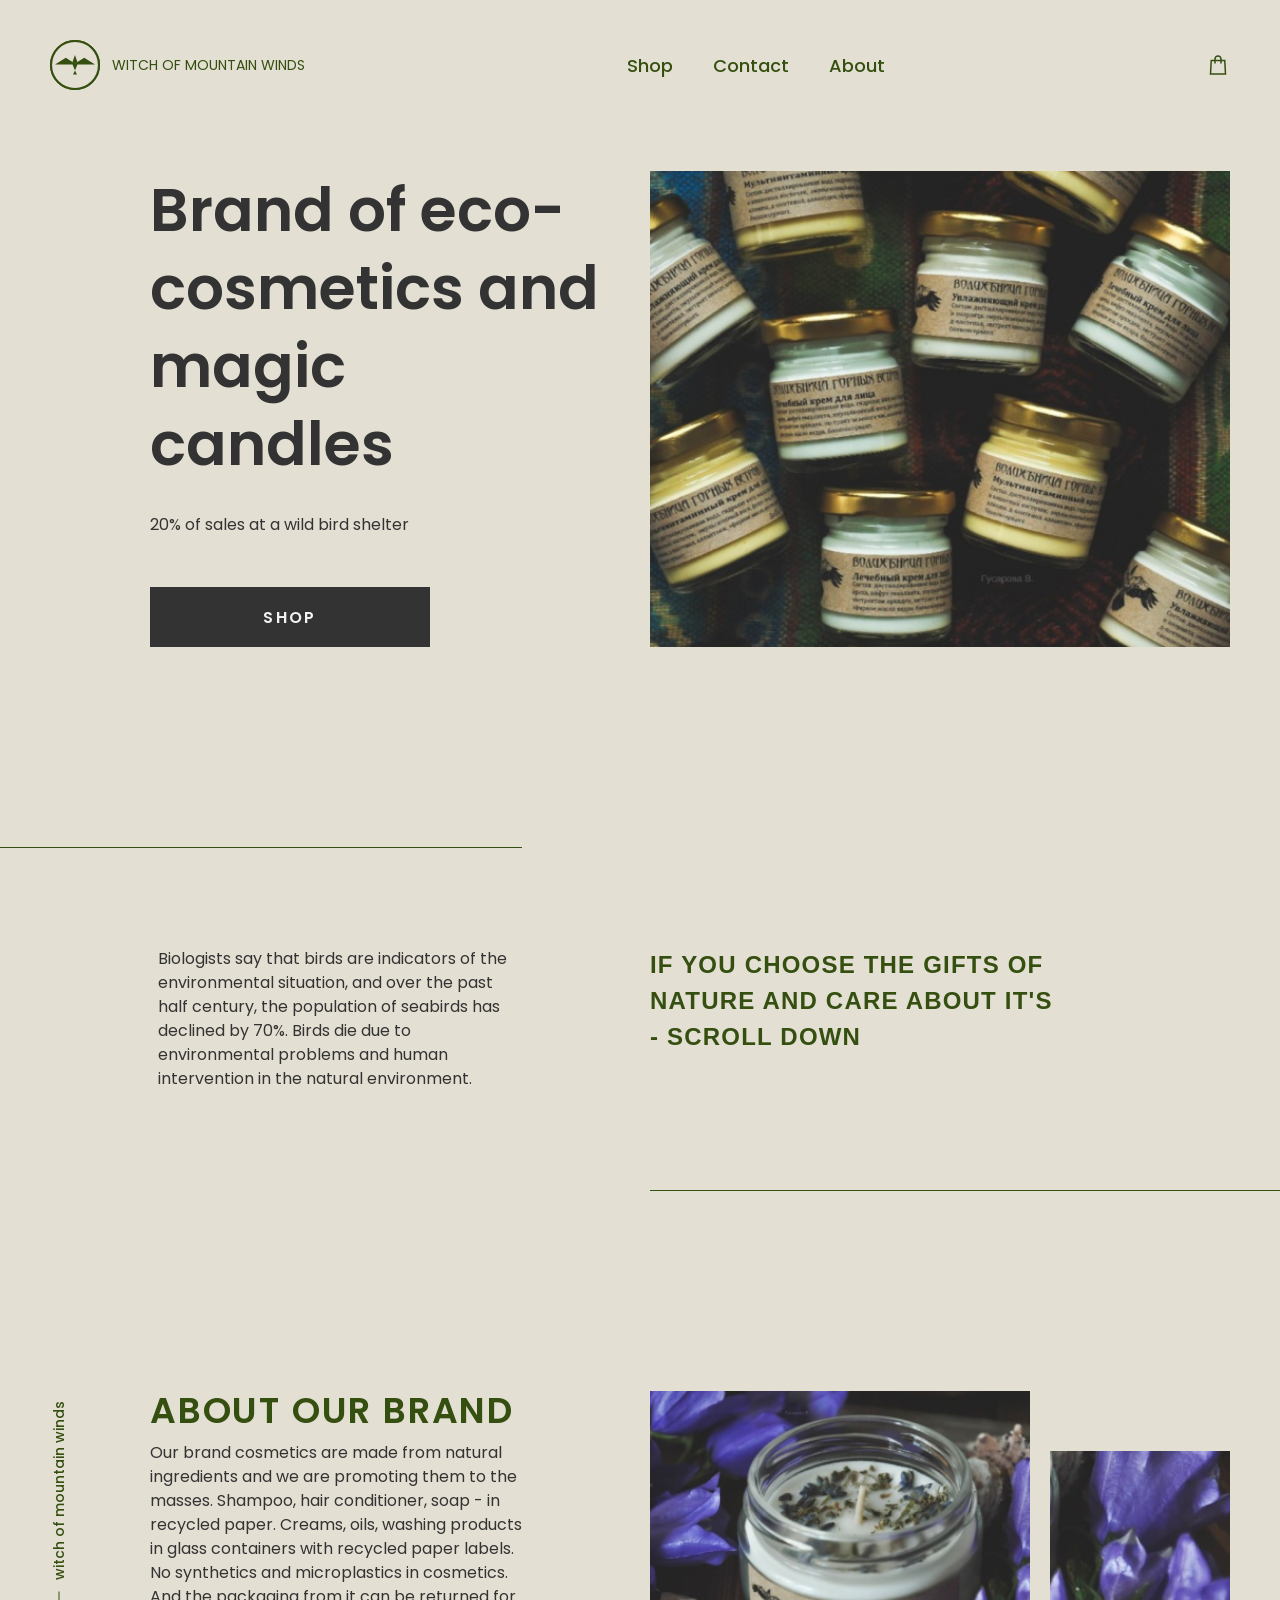
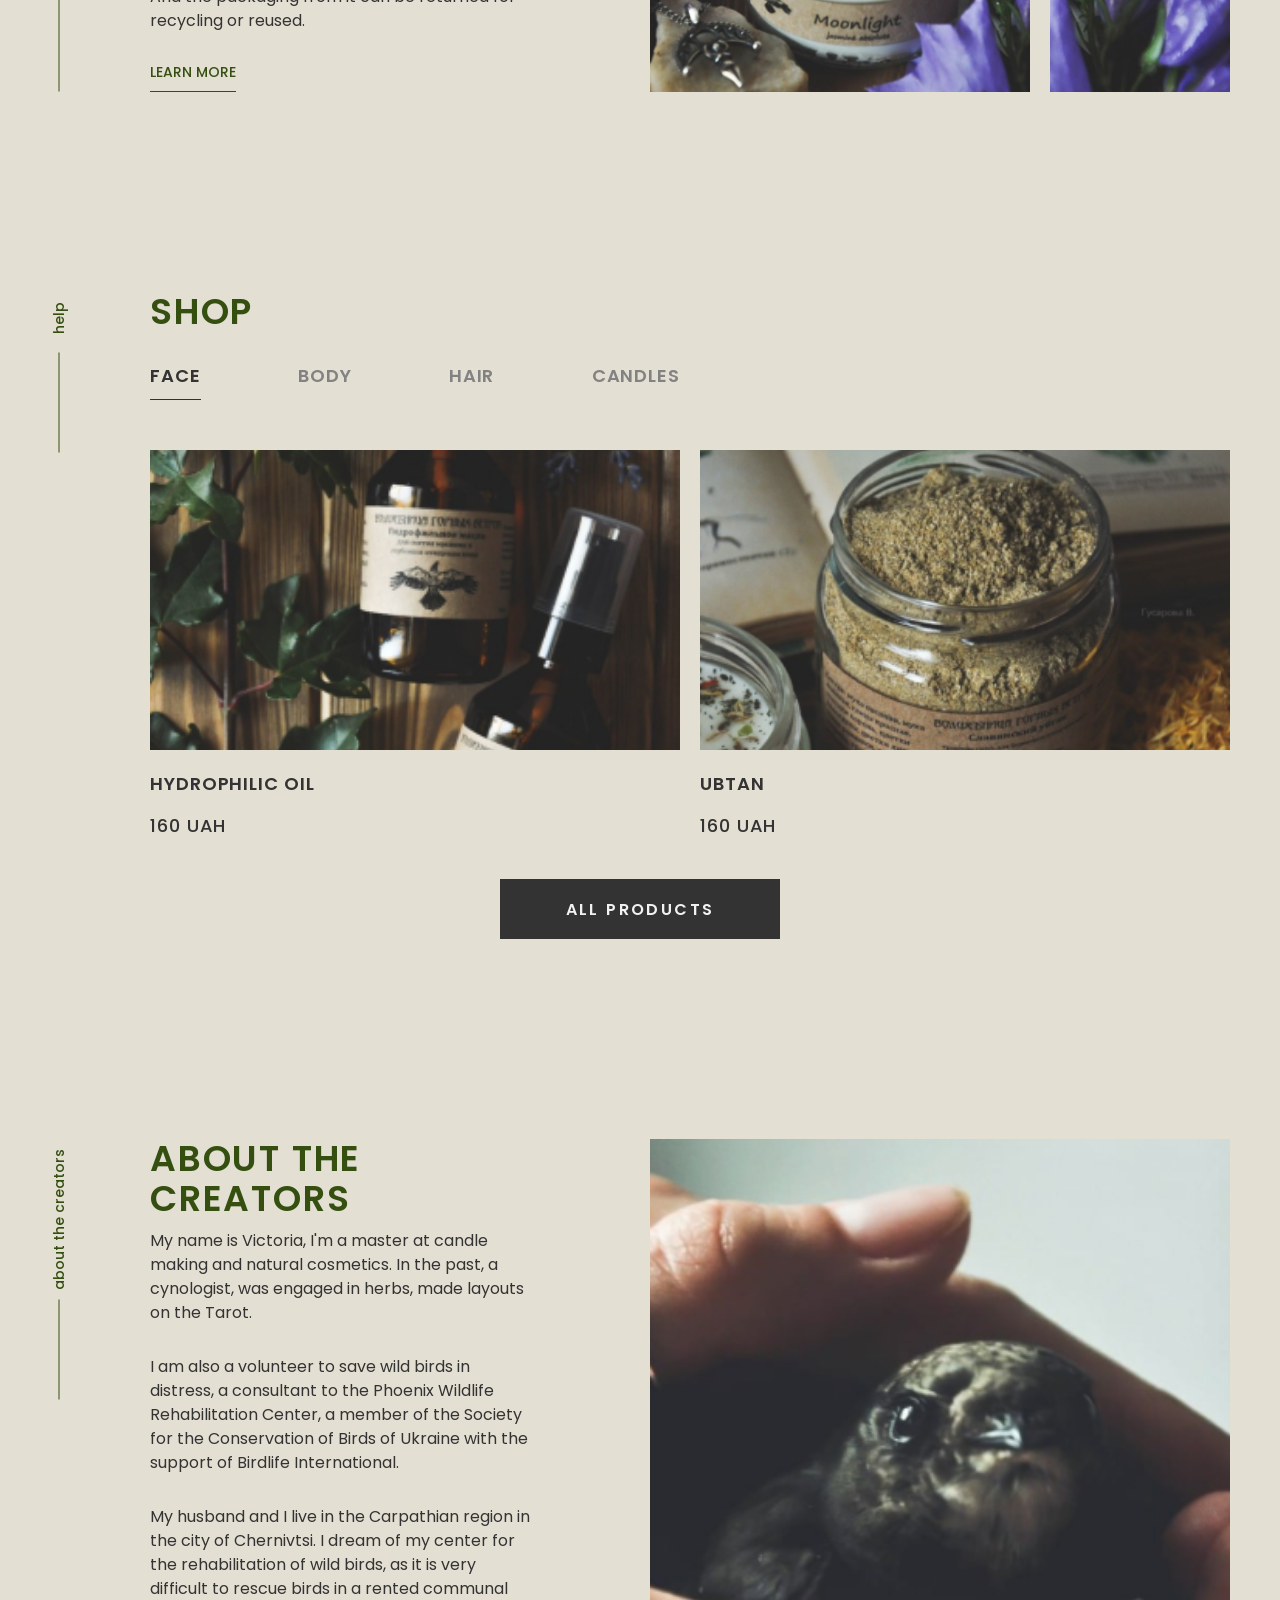
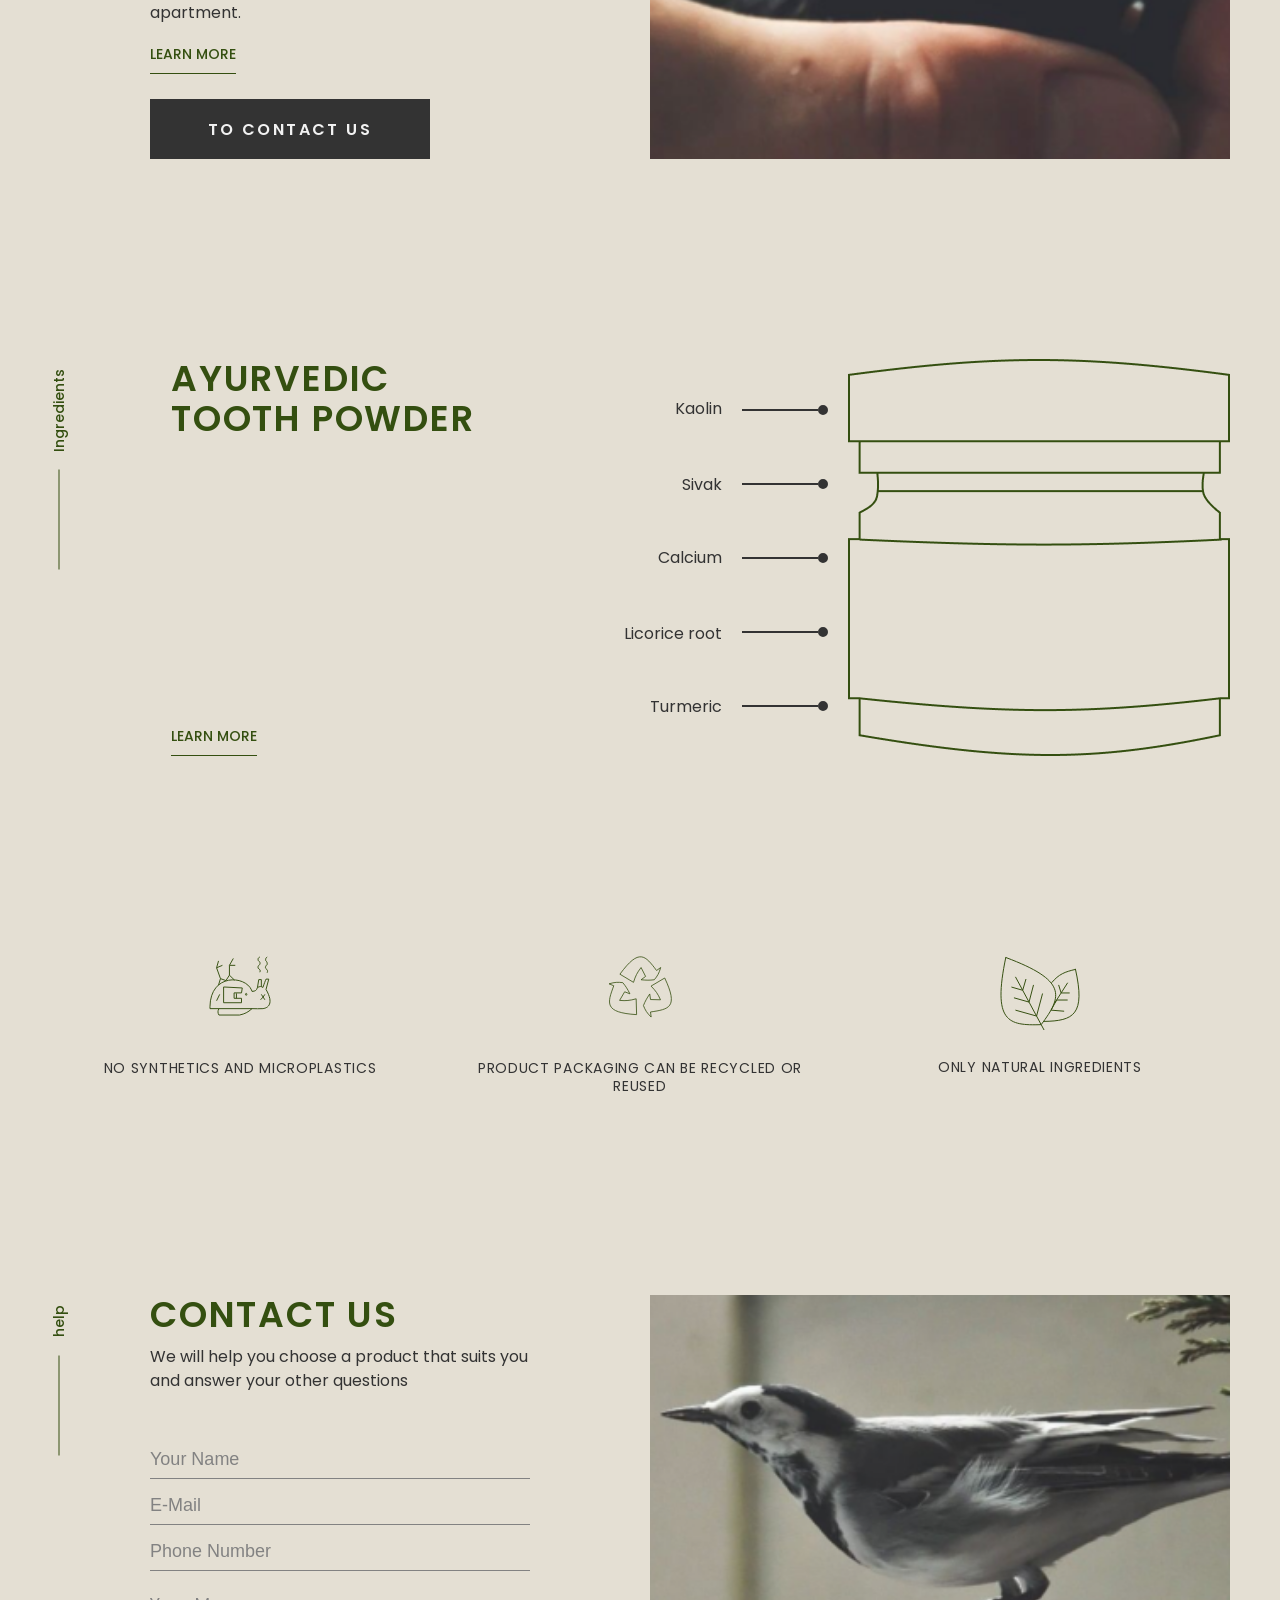
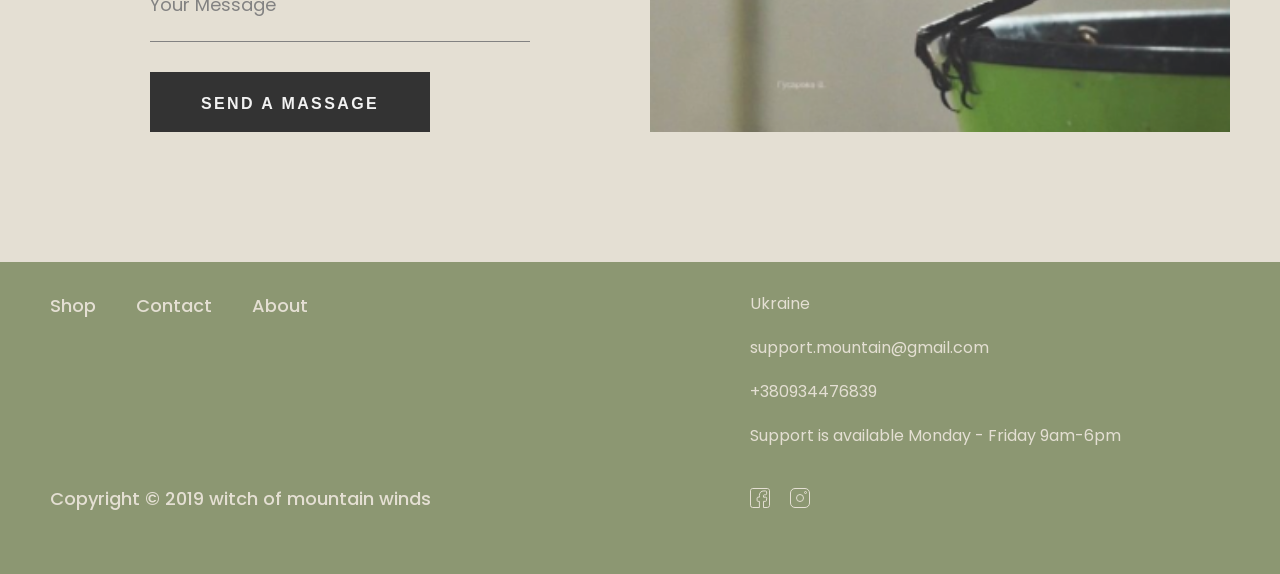
<file: index.html>
<!DOCTYPE html><html lang="en"><head><meta charset="utf-8"><meta name="viewport" content="width=device-width, initial-scale=1.0"><title>Witch of mountain winds</title><link rel="icon" href="title-logo.b3ec4264.svg"><link rel="preconnect" href="https://fonts.googleapis.com"><link rel="preconnect" href="https://fonts.gstatic.com" crossorigin><link rel="preload" href="https://fonts.googleapis.com/css2?family=Poppins:wght@400;500;700&display=swap" as="style"><link href="https://fonts.googleapis.com/css2?family=Poppins:wght@400;500;700&display=swap" rel="stylesheet"><link rel="stylesheet" href="index.743bc7d2.css"></head><body class="page__body"> <header class="header section"> <div class="header__content"> <div class="top-bar"> <div class="top-bar__icons top-bar__icons-header"> <a href="#menu" class="icon icon--menu"></a> <a href="#" class="icon icon--logo"></a> <a href="#bag" class="icon icon--bag"></a> </div> </div> <div class="top-bar-desctop"> <div class="top-bar__icons top-bar-desctop-header"> <div class="top-bar-desctop__top"> <img href="#" class="icon icon--logo" alt="Logo" src="title-logo.b3ec4264.svg" loading="lazy"> <p class="top-bar-desctop__title">witch of mountain winds</p> </div> <nav class="top-bar-desctop__nav"> <ul class="top-bar-desctop__list"> <li class="top-bar-desctop__item"> <a class="top-bar-desctop__link" href="#shop">Shop</a> </li> <li class="top-bar-desctop__item"> <a class="top-bar-desctop__link" href="#contacts">Contact</a> </li> <li class="top-bar-desctop__item"> <a class="top-bar-desctop__link" href="#about-brand">About</a> </li> </ul> </nav> <a href="#bag" class="icon icon--bag"></a> </div> </div> <div class="header__main"> <img class="header__image header__image--mobile" alt="Product" src="header-cover.69cf2e0c.png" loading="lazy"> <div class="header__bottom"> <h1 class="header__title">Brand of eco- <br> cosmetics and magic <br> candles<br></h1> <p class="header__description">20% of sales at a wild bird shelter</p> <div class="header__button"> <a class="button button__shop" href="#shop"> Shop </a> </div> </div> <div class="header__image--desctop"></div> </div> </div> </header> <aside class="menu page__menu" id="menu"> <div class="menu__top top-bar__icons top-bar__icons-menu"> <a href="#" class="icon icon--close"></a> </div> <div class="menu__bottom"> <nav class="menu__nav nav"> <ul class="nav__list"> <li class="nav__item"> <a class="nav__link" href="#shop">Shop</a> </li> <li class="nav__item"> <a class="nav__link" href="#contacts">Contact</a> </li> <li class="nav__item"> <a class="nav__link" href="#about">About</a> </li> </ul> </nav> </div> </aside> <aside class="page__product-card product-card" id="product-card"> <div class="product-card__top top-bar__icons top-bar__icons-product-card"> <a href="#menu" class="icon icon--menu"></a> <a href="#" class="icon icon--logo"></a> <a href="#bag" class="icon icon--bag"></a> </div> <div class="container"> <div class="product-card__content"> <h1 class="product-card__title">Hydrophilic oil<br></h1> <p class="product-card__price">160 UAH</p> <div class="product-card__image"></div> <h1 class="product-card__title--ontablet">Hydrophilic oil<br></h1> <p class="product-card__price--ontablet">160 UAH</p> <p class="product-card__weight">30 g</p> <div class="product-card__button"> <a class="button button__product-card" href="#bag" target="_blank"> add to bag </a> </div> </div> <div class="product-card__bottom"> <p class="product-card__description"><strong class="strong">Ingredients:</strong> cocosulfate, aloe hydrolate, sweet almond oil, wheat proteins, chamomile grass, lavender essential oil.</p> <p class="product-card__description"><strong class="strong">Application:</strong> foam the shampoo in your hands and apply foam on the hair or draw a block over wet hair, foam, massage, rinse, apply balm or conditioner.</p> </div> </div> </aside> <main class="main"> <section class="content section"> <div class="content__top"> <p class="content__top--description">Biologists say that birds are indicators of the environmental situation, and over the past half century, the population of seabirds has declined by 70%. Birds die due to environmental problems and human intervention in the natural environment.</p> </div> <div class="content__bottom"> <h1 class="content__bottom--title">if you choose the gifts of <br> nature and care about <br> it&apos;s - scroll down</h1> <h1 class="content__bottom--titledesc">if you choose the gifts of nature and care about it&apos;s - scroll down</h1> </div> </section> <div class="container"> <section class="about-brand section" id="about-brand"> <div class="about-brand__left left"> <p class="about-brand__left--text left--text">witch of mountain winds</p> </div> <div class="about-brand__main"> <h2 class="about-brand__title section-title section-title--align--left"> about our brand </h2> <p class="about-brand__content">Our brand cosmetics are made from natural ingredients and we are promoting them to the masses. Shampoo, hair conditioner, soap - in recycled paper. Creams, oils, washing products in glass containers with recycled paper labels. No synthetics and microplastics in cosmetics. And the packaging from it can be returned for recycling or reused.</p> <p class="about-brand__details">LEARN MORE</p> </div> <div class="about-brand__image"></div> <div class="about-brand__image-desc"></div> </section> </div> <div class="container"> <section class="section shop" id="shop"> <div class="shop__container"> <div class="left shop__left"> <p class="left--text shop__left--text">help</p> </div> <div class="shop__content"> <div class="shop__main"> <div class="shop__top"> <h2 class="section-title shop__title">Shop</h2> <nav class="shop-nav"> <ul class="shop-nav__list"> <li class="shop-nav__item"> <a class="shop-nav__link shop-nav__link--first" href="#face">Face</a> </li> <li class="shop-nav__item"> <a class="shop-nav__link" href="#body">Body</a> </li> <li class="shop-nav__item"> <a class="shop-nav__link" href="#hair">Hair</a> </li> <li class="shop-nav__item"> <a class="shop-nav__link" href="#candles">Candles</a> </li> </ul> </nav> </div> <div class="shop__main--image"> <a href="#product-card" class="shop__image shop__image--first"> </a> <a class="shop__name shop__name--first" href="#product-card"> Hydrophilic oil<br> </a> <p class="shop__price shop__price--first">160 UAH</p> </div> </div> <div class="shop__wide"> <div class="shop__wide--second"> <a href="#product-card" class="shop__image shop__image--second"> </a> <a class="shop__name shop__name--second" href="#product-card"> Ubtan<br> </a> <p class="shop__price shop__price--second">160 UAH</p> </div> </div> </div> </div> <div class="shop__button"> <a class="button button__shop" href="#shop"> all products </a> </div> </section> </div> <div class="container"> <section class="about-creators section" id="about-creators"> <div class="about-creators__left left"> <p class="about-creators__left--text left--text">about the creators</p> </div> <div class="about-creators__main"> <h2 class="about-creators__title section-title section-title--align--left"> about the creators </h2> <p class="about-creators__content">My name is Victoria, I&apos;m a master at candle making and natural cosmetics. In the past, a cynologist, was engaged in herbs, made layouts on the Tarot.</p> <p class="about-creators__content">I am also a volunteer to save wild birds in distress, a consultant to the Phoenix Wildlife Rehabilitation Center, a member of the Society for the Conservation of Birds of Ukraine with the support of Birdlife International.</p> <p class="about-creators__content--desc">My husband and I live in the Carpathian region in the city of Chernivtsi. I dream of my center for the rehabilitation of wild birds, as it is very difficult to rescue birds in a rented communal apartment.</p> <p class="about-creators__details">LEARN MORE</p> <div class="about-creators__button"> <a class="button button__about-creators" href="#contacts"> to contact us </a> </div> </div> <div class="about-creators__image"></div> </section> </div> <section class="section tooth-powder" id="tooth-powder"> <div class="tooth-powder__container"> <div class="left tooth-powder__left"> <p class="left--text tooth-powder__left--text">Ingredients</p> </div> <div class="tooth-powder__top"> <h2 class="section-title tooth-powder__title">Ayurvedic Tooth Powder</h2> <p class="tooth-powder__details tooth-powder__details--tablet">LEARN MORE</p> </div> <div class="tooth-powder__main"> <ul class="tooth-powder__list"> <li class="tooth-powder__list--big">Kaolin</li> <li class="tooth-powder__list--small">Sivak</li> <li class="tooth-powder__list--big">Calcium</li> <li class="tooth-powder__list--small">Licorice root</li> <li class="tooth-powder__list--item">Turmeric</li> </ul> <div class="tooth-powder-desc"> <ul class="tooth-powder-desc__list"> <li class="tooth-powder-desc__list--big"></li> <li class="tooth-powder-desc__list--small"></li> <li class="tooth-powder-desc__list--big"></li> <li class="tooth-powder-desc__list--small"></li> <li class="tooth-powder-desc__list--item"></li> </ul> <ul class="tooth-powder-desc__list tooth-powder-desc__point"> <li class="tooth-powder-desc__list--circle"></li> <li class="tooth-powder-desc__list--circle"></li> <li class="tooth-powder-desc__list--circle"></li> <li class="tooth-powder-desc__list--circle"></li> <li class="tooth-powder-desc__list--circle"></li> </ul> </div> <div class="tooth-powder__image--mobile"></div> <img class="tooth-powder__image--tablet" alt="image__tooth-powder" src="blueprint-tablet.f162dc51.png" loading="lazy"> <img class="tooth-powder__image--desc" alt="image__tooth-powder" src="blueprint-desctop.9006671d.png" loading="lazy"> </div> </div> <div class="tooth-powder__bottom"> <p class="tooth-powder__details tooth-powder__details--mobile">LEARN MORE</p> </div> </section> <section class="advantages section" id="advantages"> <div class="advantages__main"> <div class="advantages__container"> <img class="advantages__container--image image__bird" alt="image__bird" src="advantage1.08699b22.svg" loading="lazy"> <h3 class="advantages__container--item">No synthetics and microplastics</h3> </div> <div class="advantages__container"> <img class="advantages__container--image image__recycle" alt="image__bird" src="advantage2.de9080a8.svg" loading="lazy"> <h3 class="advantages__container--item">product packaging can be recycled or reused</h3> </div> <div class="advantages__container"> <img class="advantages__container--image image__leaf" alt="image__bird" src="advantage3.6db95f46.svg" loading="lazy"> <h3 class="advantages__container--item">only natural ingredients</h3> </div> </div> </section> <div class="container"> <section class="contacts section" id="contacts"> <div class="contacts__left left"> <p class="contacts__left--text left--text">help</p> </div> <div class="contacts__container"> <h2 class="contacts__title section-title">Contact us</h2> <p class="contacts__details">We will help you choose a product that suits you and answer your other questions</p> <form action="#" method="post" class="contacts__main"> <div class="contacts__field"> <input class="form-field form-field__text" type="text" name="username" placeholder="Your Name" required> <input class="form-field form-field__email" type="email" name="email" placeholder="E-Mail" required> <input class="form-field form-field__phone" type="text" inputmode="numeric" pattern="[0-9]*" id="phone" name="phone" placeholder="Phone Number" required> <textarea class="form-field form-field__message" type="message" name="message" placeholder="Your Message" required></textarea> <div class="contacts__button"> <button class="button button__contact">Send a massage</button> </div> </div> </form> </div> <div class="contacts__image"></div> </section> </div> </main> <div class="container"> </div> <footer class="footer"> <div class="footer__main"> <div class="footer__top"> <nav class="footer__nav"> <ul class="footer__list"> <li class="footer__item"> <a class="footer__link" href="#shop">Shop</a> </li> <li class="footer__item"> <a class="footer__link" href="#contacts">Contact</a> </li> <li class="footer__item"> <a class="footer__link" href="#about-brand">About</a> </li> </ul> </nav> <div class="footer__icons"> <a class="footer__icons--facebook" href="https://www.facebook.com/witch.of.mountain.winds" target="_blank"> </a> <a class="footer__icons--instagram" href="https://instagram.com/witch_of_mountain_winds?igshid=NzZlODBkYWE4Ng==" target="_blank"> </a> </div> <div class="footer__bottom-desc"> <p class="footer__bottom-desc--text">Copyright © 2019 witch of mountain winds</p> </div> </div> <div class="footer__info"> <a href="https://www.google.com/maps/place/%D0%A3%D0%BA%D1%80%D0%B0%D1%97%D0%BD%D0%B0/@48.3564713,31.1237639,6.06z/data=!4m6!3m5!1s0x40d1d9c154700e8f:0x1068488f64010!8m2!3d48.379433!4d31.1655799!16zL20vMDd0MjE?hl=uk&entry=ttu" target="_blank" class="footer__info--description"> Ukraine </a> <a class="footer__info--description" href="mailto:support.mountain@gmail.com">support.mountain@gmail.com</a> <a class="footer__info--description" href="tel:+380934476839">+380934476839</a> <p class="footer__info--scedule">Support is available Monday - Friday 9am-6pm</p> <div class="footer__icons-desc"> <a class="footer__icons-desc--facebook" href="https://www.facebook.com/witch.of.mountain.winds" target="_blank"> </a> <a class="footer__icons-desc--instagram" href="https://instagram.com/witch_of_mountain_winds?igshid=NzZlODBkYWE4Ng==" target="_blank"> </a> </div> </div> </div> <div class="footer__bottom"> <p class="footer__bottom--text">© 2019 witch of mountain winds</p> </div> </footer> <script src="index.cabb280d.js" defer></script> </body></html>
</file>
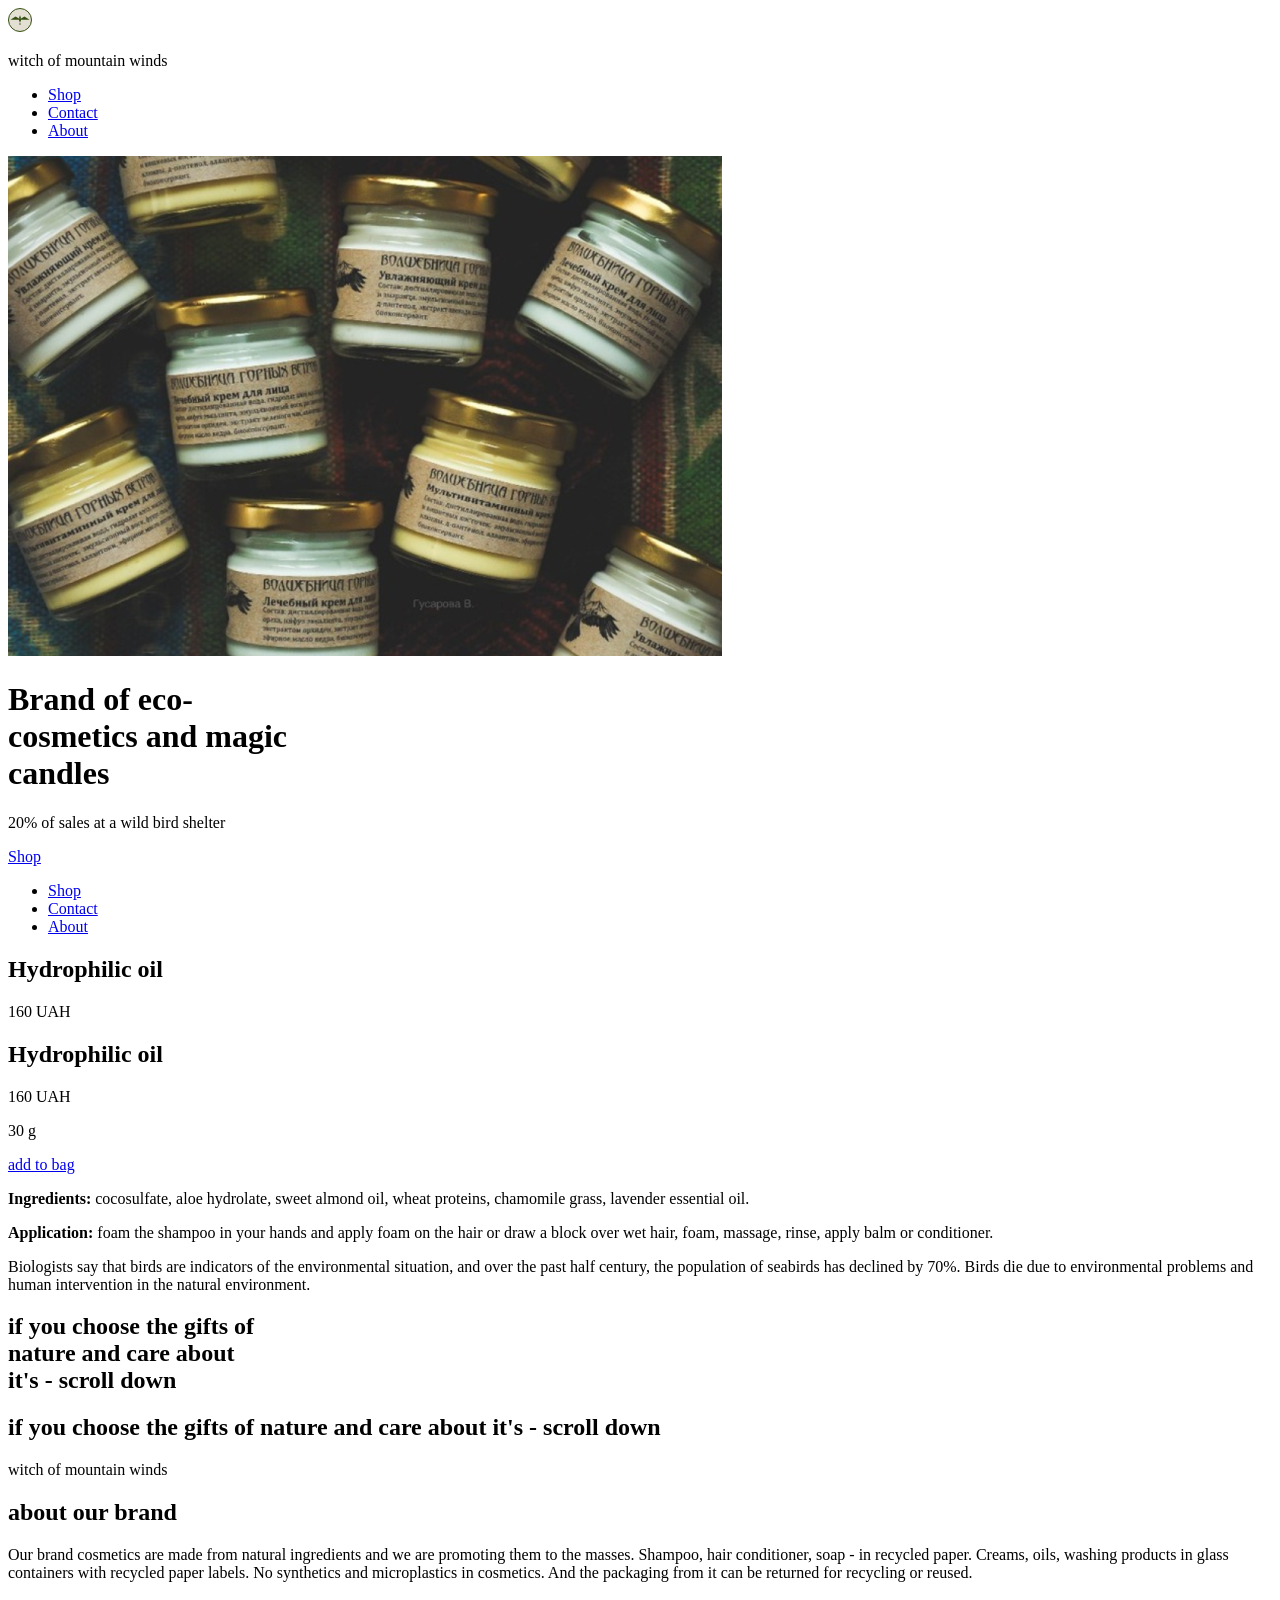
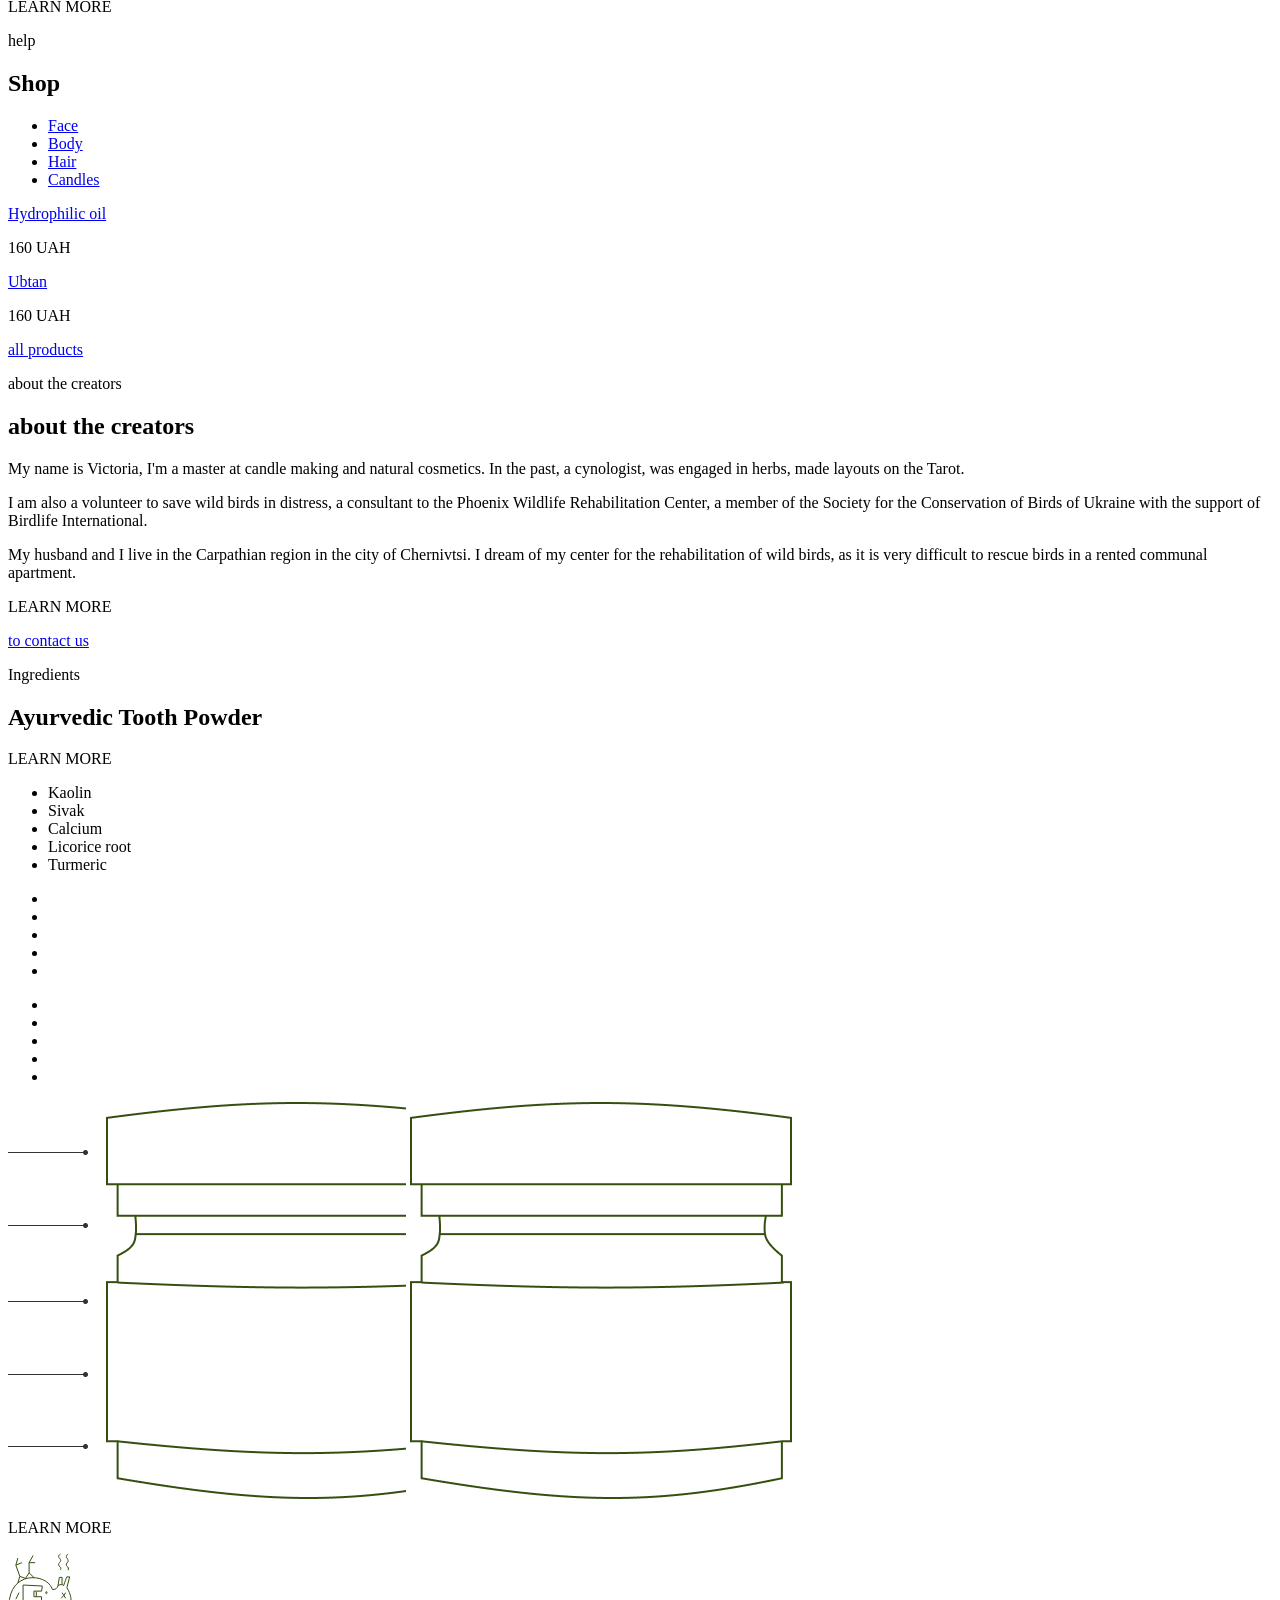
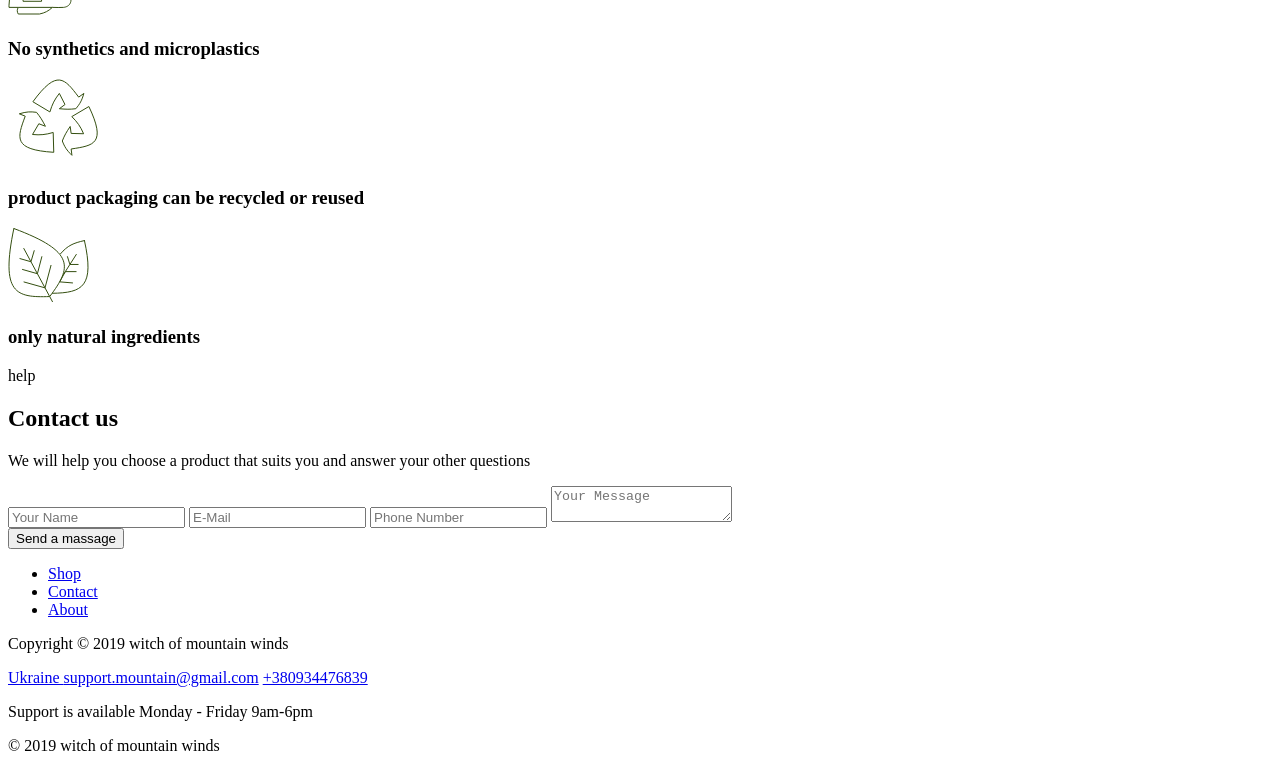
<file: src/index.html>
<!DOCTYPE html>
<html lang="en">
  <head>
    <meta charset="UTF-8">
    <meta name="viewport" content="width=device-width, initial-scale=1.0">
    <title>Witch of mountain winds</title>
    <link rel="icon" href="images/title-logo.svg">
    <link rel="preconnect" href="https://fonts.googleapis.com">
    <link
      rel="preconnect"
      href="https://fonts.gstatic.com"
      crossorigin="anonymous"
    >
    <link
      rel="preload"
      href="https://fonts.googleapis.com/css2?family=Poppins:wght@400;500;700&display=swap"
      as="style"
    >
    <link href="https://fonts.googleapis.com/css2?family=Poppins:wght@400;500;700&display=swap" rel="stylesheet">
    <link rel="stylesheet" href="./styles/style.scss">
  </head>
  <body class="page__body">
    <header class="section header">
      <div class="header__content">
        <div class="top-bar">
          <div class="top-bar__icons top-bar__icons-header">
            <a href="#menu" class="icon icon--menu"></a>

            <a href="#" class="icon icon--logo"></a>

            <a href="#bag" class="icon icon--bag"></a>
          </div>
        </div>
        <div class="top-bar-desctop">
          <div class="top-bar__icons top-bar-desctop-header">
            <div class="top-bar-desctop__top">
              <img
                href="#"
                class="icon icon--logo"
                alt="Logo"
                src="images/title-logo.svg"
                loading="lazy"
              >
              <p class="top-bar-desctop__title">witch of mountain winds</p>
            </div>
            <nav class="top-bar-desctop__nav">
              <ul class="top-bar-desctop__list">
                <li class="top-bar-desctop__item">
                  <a class="top-bar-desctop__link" href="#shop">Shop</a>
                </li>
                <li class="top-bar-desctop__item">
                  <a class="top-bar-desctop__link" href="#contacts">Contact</a>
                </li>
                <li class="top-bar-desctop__item">
                  <a class="top-bar-desctop__link" href="#about-brand">About</a>
                </li>
              </ul>
            </nav>
            <a href="#bag" class="icon icon--bag"></a>
          </div>
        </div>
        <div class="header__main">
          <img
            class="header__image header__image--mobile"
            alt="Product"
            src="images/header-cover.png"
            loading="lazy"
          >
          </img>
          <div class="header__bottom">
            <h1 class="header__title">Brand of eco- <br> cosmetics and magic <br> candles<br></h1>
            <p class="header__description">20% of sales at a wild bird shelter</p>
            <div class="header__button">
              <a
                class="button button__shop"
                href="#shop"
              >
                Shop
              </a>
            </div>
          </div>
          <div class="header__image--desctop"></div>
        </div>
      </div>
    </header>
    <aside class="page__menu menu" id="menu">
      <div class="
        top-bar__icons
        top-bar__icons-menu
        menu__top
      ">
        <a href="#" class="icon icon--close"></a>
      </div>
      <div class="menu__bottom">
        <nav class="nav menu__nav">
          <ul class="nav__list">

            <li class="nav__item">
              <a class="nav__link" href="#shop">Shop</a>
            </li>

            <li class="nav__item">
              <a class="nav__link" href="#contacts">Contact</a>
            </li>

            <li class="nav__item">
              <a class="nav__link" href="#about">About</a>
            </li>
          </ul>
        </nav>
      </div>
    </aside>

    <aside class="page__product-card product-card" id="product-card">
      <div class="
        top-bar__icons
        top-bar__icons-product-card
        product-card__top
      ">
        <a href="#menu" class="icon icon--menu"></a>

        <a href="#" class="icon icon--logo"></a>

        <a href="#bag" class="icon icon--bag"></a>
      </div>
      <div class="container">
        <div class="product-card__content">
          <h1 class="product-card__title">Hydrophilic oil<br></h1>
          <p class="product-card__price">160 UAH</p>
          <div class="product-card__image"></div>
          <h1 class="product-card__title--ontablet">Hydrophilic oil<br></h1>
          <p class="product-card__price--ontablet">160 UAH</p>
          <p class="product-card__weight">30 g</p>
          <div class="product-card__button">
            <a
              class="button button__product-card"
              href="#bag"
              target="_blank"
            >
              add to bag
            </a>
          </div>
        </div>
        <div class="product-card__bottom">
          <p class="product-card__description"><strong class="strong">Ingredients:</strong> cocosulfate, aloe hydrolate, sweet almond oil, wheat proteins, chamomile grass, lavender essential oil.</p>
          <p class="product-card__description"><strong class="strong">Application:</strong> foam the shampoo in your hands and apply foam on the hair or draw a block over wet hair, foam, massage, rinse, apply balm or conditioner.</p>
        </div>
      </div>
    </aside>
    <main class="main">

      <section class="section content">
        <div class="content__top">
          <p class="content__top--description">Biologists say that birds are indicators of the environmental situation, and over the past half century, the population of seabirds has declined by 70%. Birds die due to environmental problems and human intervention in the natural environment.</p>
        </div>
        <div class="content__bottom">
          <h1 class="content__bottom--title">if you choose the gifts of <br> nature and care about <br> it&apos;s - scroll down</h1>
          <h1 class="content__bottom--titledesc">if you choose the gifts of nature and care about it&apos;s - scroll down</h1>
        </div>
      </section>
      <div class="container">
        <section class="section about-brand" id="about-brand">
          <div class="about-brand__left left">
            <p class="about-brand__left--text left--text">witch of mountain winds</p>
          </div>
          <div class="about-brand__main">
            <h2 class="
              about-brand__title
              section-title
              section-title--align--left
            ">
              about our brand
            </h2>
            <p class="about-brand__content">Our brand cosmetics are made from natural ingredients and we are promoting them to the masses. Shampoo, hair conditioner, soap - in recycled paper. Creams, oils, washing products in glass containers with recycled paper labels. No synthetics and microplastics in cosmetics. And the packaging from it can be returned for recycling or reused.</p>
            <p class="about-brand__details">LEARN MORE</p>
          </div>
          <div class="about-brand__image"></div>
          <div class="about-brand__image-desc"></div>
        </section>
      </div>

      <div class="container">
        <section class="section shop" id="shop">
          <div class="shop__container">
            <div class="shop__left left">
              <p class="shop__left--text left--text">help</p>
            </div>
            <div class="shop__content">
              <div class="shop__main">
                <div class="shop__top ">
                  <h2 class="section-title shop__title">Shop</h2>
                  <nav class="shop-nav">
                    <ul class="shop-nav__list">
                      <li class="shop-nav__item">
                        <a class="shop-nav__link shop-nav__link--first" href="#face">Face</a>
                      </li>
                      <li class="shop-nav__item">
                        <a class="shop-nav__link" href="#body">Body</a>
                      </li>
                      <li class="shop-nav__item">
                        <a class="shop-nav__link" href="#hair">Hair</a>
                      </li>
                      <li class="shop-nav__item">
                        <a class="shop-nav__link" href="#candles">Candles</a>
                      </li>
                    </ul>
                  </nav>
                </div>
                <div class="shop__main--image">
                  <a
                    href="#product-card"
                    class="shop__image shop__image--first"
                  >
                  </a>
                  <a
                    class="shop__name shop__name--first"
                    href="#product-card"
                  >
                    Hydrophilic oil<br>
                  </a>
                  <p class="shop__price shop__price--first">160 UAH</p>
                </div>
              </div>
              <div class="shop__wide">
                <div class="shop__wide--second">
                  <a
                  href="#product-card"
                  class="shop__image shop__image--second"
                  >
                  </a>

                  <a
                    class="shop__name shop__name--second"
                    href="#product-card"
                  >
                    Ubtan<br>
                  </a>
                  <p class="shop__price shop__price--second">160 UAH</p>
                </div>
              </div>
            </div>
          </div>
          <div class="shop__button">
            <a
              class="button button__shop"
              href="#shop"
            >
              all products
            </a>
          </div>
        </section>
      </div>

      <div class="container">
        <section class="section about-creators" id="about-creators">
          <div class="about-creators__left left">
            <p class="about-creators__left--text left--text">about the creators</p>
          </div>
          <div class="about-creators__main">
            <h2 class="
              about-creators__title
              section-title
              section-title--align--left
            ">
              about the creators
            </h2>
            <p class="about-creators__content">My name is Victoria, I&apos;m a master at candle making and natural cosmetics. In the past, a cynologist, was engaged in herbs, made layouts on the Tarot.</p>
            <p class="about-creators__content">I am also a volunteer to save wild birds in distress, a consultant to the Phoenix Wildlife Rehabilitation Center, a member of the Society for the Conservation of Birds of Ukraine with the support of Birdlife International.</p>
            <p class="about-creators__content--desc">My husband and I live in the Carpathian region in the city of Chernivtsi. I dream of my center for the rehabilitation of wild birds, as it is very difficult to rescue birds in a rented communal apartment.</p>
            <p class="about-creators__details">LEARN MORE</p>
            <div class="about-creators__button">
              <a
                class="button button__about-creators"
                href="#contacts"
              >
                to contact us
              </a>
            </div>
          </div>
          <div class="about-creators__image"></div>
        </section>
      </div>
      <section class="section tooth-powder" id="tooth-powder">
        <div class="tooth-powder__container">
          <div class="tooth-powder__left left">
            <p class="tooth-powder__left--text left--text">Ingredients</p>
          </div>
          <div class="tooth-powder__top">
            <h2 class="section-title tooth-powder__title">Ayurvedic Tooth Powder</h2>
            <p class="tooth-powder__details tooth-powder__details--tablet">LEARN MORE</p>
          </div>
          <div class="tooth-powder__main">
            <ul class="tooth-powder__list">
              <li class="tooth-powder__list--big">Kaolin</li>
              <li class="tooth-powder__list--small">Sivak</li>
              <li class="tooth-powder__list--big">Calcium</li>
              <li class="tooth-powder__list--small">Licorice root</li>
              <li class="tooth-powder__list--item">Turmeric</li>
            </ul>
            <div class="tooth-powder-desc">
              <ul class="tooth-powder-desc__list">
                <li class="tooth-powder-desc__list--big"></li>
                <li class="tooth-powder-desc__list--small"></li>
                <li class="tooth-powder-desc__list--big"></li>
                <li class="tooth-powder-desc__list--small"></li>
                <li class="tooth-powder-desc__list--item"></li>
              </ul>
              <ul class="tooth-powder-desc__list tooth-powder-desc__point">
                <li class="tooth-powder-desc__list--circle"></li>
                <li class="tooth-powder-desc__list--circle"></li>
                <li class="tooth-powder-desc__list--circle"></li>
                <li class="tooth-powder-desc__list--circle"></li>
                <li class="tooth-powder-desc__list--circle"></li>
              </ul>
            </div>
            <div class="tooth-powder__image--mobile"></div>
            <img
              class="tooth-powder__image--tablet"
              alt="image__tooth-powder"
              src="images/blueprint-tablet.png"
              loading="lazy"
            >
            <img
            class="tooth-powder__image--desc"
            alt="image__tooth-powder"
            src="images/blueprint-desctop.png"
            loading="lazy"
          >
          </div>
        </div>
        <div class="tooth-powder__bottom">
          <p class="tooth-powder__details tooth-powder__details--mobile">LEARN MORE</p>
        </div>
      </section>
      <section class="section advantages" id="advantages">
        <div class="advantages__main">
          <div class="advantages__container">
            <img
              class="advantages__container--image image__bird"
              alt="image__bird"
              src="images/advantage1.svg"
              loading="lazy"
            >
            <h3 class="advantages__container--item">No synthetics and microplastics</h3>
          </div>
          <div class="advantages__container">
            <img
              class="advantages__container--image image__recycle"
              alt="image__bird"
              src="images/advantage2.svg"
              loading="lazy"
            >
            <h3 class="advantages__container--item">product packaging can be recycled or reused</h3>
          </div>
          <div class="advantages__container">
            <img
              class="advantages__container--image image__leaf"
              alt="image__bird"
              src="images/advantage3.svg"
              loading="lazy"
            >
            <h3 class="advantages__container--item">only natural ingredients</h3>
          </div>
        </div>
      </section>

      <div class="container">
        <section class="section contacts" id="contacts">
          <div class="contacts__left left">
            <p class="contacts__left--text left--text">help</p>
          </div>
          <div class="contacts__container">
            <h2 class="section-title contacts__title">Contact us</h2>
            <p class="contacts__details">We will help you choose a product that suits you and answer your other questions</p>
            <form
              action="#"
              method="post"
              class="contacts__main"
            >
              <div class="contacts__field">
                <input
                  class="form-field form-field__text"
                  type="text"
                  name="username"
                  placeholder="Your Name"
                  required
                >
                <input
                  class="form-field form-field__email"
                  type="email"
                  name="email"
                  placeholder="E-Mail"
                  required
                >
                <input
                  class="form-field form-field__phone"
                  type="text"
                  inputmode="numeric"
                  pattern="[0-9]*"
                  id="phone"
                  name="phone"
                  placeholder="Phone Number"
                  required
                >
                <textarea
                  class="form-field form-field__message"
                  type="message"
                  name="message"
                  placeholder="Your Message"
                  required
                ></textarea>
                <div class="contacts__button">
                  <button class="button button__contact">Send a massage</button>
                </div>
              </div>
            </form>
          </div>
          <div class="contacts__image"></div>
        </section>
      </div>
    </main>

    <div class="container">
    </div>
    <footer class="footer">
      <div class="footer__main">
        <div class="footer__top">
          <nav class="footer__nav">
            <ul class="footer__list">
              <li class="footer__item">
                <a class="footer__link" href="#shop">Shop</a>
              </li>
              <li class="footer__item">
                <a class="footer__link" href="#contacts">Contact</a>
              </li>
              <li class="footer__item">
                <a class="footer__link" href="#about-brand">About</a>
              </li>
            </ul>
          </nav>
          <div class="footer__icons">
            <a
              class="footer__icons--facebook"
              href="https://www.facebook.com/witch.of.mountain.winds"
              target="_blank"
            >
            </a>
            <a
              class="footer__icons--instagram"
              href="https://instagram.com/witch_of_mountain_winds?igshid=NzZlODBkYWE4Ng=="
              target="_blank"
            >
            </a>
          </div>
          <div class="footer__bottom-desc">
            <p class="footer__bottom-desc--text">Copyright © 2019 witch of mountain winds</p>
          </div>
        </div>
        <div class="footer__info">
          <a
            href="https://www.google.com/maps/place/%D0%A3%D0%BA%D1%80%D0%B0%D1%97%D0%BD%D0%B0/@48.3564713,31.1237639,6.06z/data=!4m6!3m5!1s0x40d1d9c154700e8f:0x1068488f64010!8m2!3d48.379433!4d31.1655799!16zL20vMDd0MjE?hl=uk&entry=ttu"
            target="_blank"
            class="footer__info--description"
          >
            Ukraine
          </a>
          <a class="footer__info--description" href="mailto:support.mountain@gmail.com">support.mountain@gmail.com</a>
          <a class="footer__info--description" href="tel:+380934476839">+380934476839</a>
          <p class="footer__info--scedule">Support is available Monday - Friday 9am-6pm</p>
          <div class="footer__icons-desc">
            <a
              class="footer__icons-desc--facebook"
              href="https://www.facebook.com/witch.of.mountain.winds"
              target="_blank"
            >
            </a>
            <a
              class="footer__icons-desc--instagram"
              href="https://instagram.com/witch_of_mountain_winds?igshid=NzZlODBkYWE4Ng=="
              target="_blank"
            >
            </a>
          </div>
        </div>
      </div>
      <div class="footer__bottom">
        <p class="footer__bottom--text">© 2019 witch of mountain winds</p>
      </div>
    </footer>
    <script src="scripts/main.js" defer></script>
  </body>
</html>
</file>
<file: index.743bc7d2.css>
.container{padding-left:20px;padding-right:20px}@media (min-width:576px){.container{padding-left:27px;padding-right:27px}}@media (min-width:1024px){.container{padding-left:50px;padding-right:50px}}@media (min-width:1300px){.container{padding-left:130px;padding-right:130px}}h1{font-family:Roboto,sans-serif;font-weight:400}.header{box-sizing:border-box;background-color:#e4dfd3}@media (min-width:576px){.header__main{padding-left:20px;padding-right:20px}}@media (min-width:576px) and (min-width:576px){.header__main{padding-left:27px;padding-right:27px}}@media (min-width:576px) and (min-width:1024px){.header__main{padding-left:50px;padding-right:50px}}@media (min-width:576px) and (min-width:1300px){.header__main{padding-left:130px;padding-right:130px}}@media (min-width:1024px){.header__main{padding:0}}.header__bottom{color:#333;padding-left:20px;padding-right:20px}@media (min-width:576px){.header__bottom{padding-left:27px;padding-right:27px}}@media (min-width:1024px){.header__bottom{padding-left:50px;padding-right:50px}}@media (min-width:1300px){.header__bottom{padding-left:130px;padding-right:130px}}@media (min-width:576px){.header__bottom{padding:0}}@media (min-width:1024px){.header__bottom{grid-column:2/7;padding:0}}.header__title{text-align:center;margin-top:0;margin-bottom:10px;font-family:inherit;font-size:24px;font-weight:600;line-height:32px}@media (min-width:576px){.header__title{font-size:36px;line-height:54px}}@media (min-width:1024px){.header__title{text-align:left;margin-bottom:30px;font-size:60px;line-height:78px}}.header__description{text-align:center;margin:0 0 30px;font-size:16px;font-weight:400;line-height:24px}@media (min-width:576px){.header__description{margin-bottom:50px}}@media (min-width:1024px){.header__description{text-align:left}}.header__button{-ms-flex-pack:center;justify-content:center;display:-ms-flexbox;display:flex}@media (min-width:1024px){.header__button{justify-content:left}}.header__image{width:100%;min-height:267px;margin-bottom:25px}@media (min-width:576px){.header__image{margin-bottom:50px}}@media (min-width:1024px){.header__image--mobile{display:none}}.header__image--desctop{display:none}@media (min-width:1024px){.header__image--desctop{background-image:url(header-cover2.3ddeed5f.png);background-position:50%;background-repeat:no-repeat;background-size:cover;grid-column:7/-1;display:block}.header__main{--columns:2;grid-template-columns:repeat(var(--columns),1fr);column-gap:20px;margin-left:50px;margin-right:50px;display:grid}}@media (min-width:1024px) and (min-width:576px){.header__main{--columns:6;column-gap:30px}}@media (min-width:1024px) and (min-width:1024px){.header__main{--columns:12;column-gap:20px}}@media (min-width:1024px) and (min-width:1300px){.header__main{--columns:12;column-gap:20px}}@media (min-width:1300px){.header__main{margin-left:130px;margin-right:130px}}@media (min-width:1024px){.top-bar{display:none}}.top-bar-desctop{display:none}@media (min-width:1024px){.top-bar-desctop{-ms-flex-pack:justify;justify-content:space-between;margin-top:40px;margin-bottom:81px;display:block}.top-bar-desctop__top{-ms-flex-direction:row;flex-direction:row;-ms-flex-align:center;align-items:center;gap:12px;display:-ms-flexbox;display:flex}.top-bar-desctop__title{color:#344f10;text-transform:uppercase;margin:0;font-size:14px;font-weight:400;line-height:18px}}.top-bar-desctop__list{text-align:left;-ms-flex-direction:row;flex-direction:row;justify-content:left;gap:40px;margin:0;padding:0;list-style:none;display:-ms-flexbox;display:flex}.top-bar-desctop__link{color:#344f10;font-size:18px;font-weight:500;line-height:27px;text-decoration:none}.top-bar-desctop__link:hover{color:#000;transition:color .5s}.top-bar__icons{border-image: ;-ms-flex-direction:row;flex-direction:row;-ms-flex-pack:justify;justify-content:space-between;-ms-flex-align:center;align-items:center;padding-left:20px;padding-right:20px;display:-ms-flexbox;display:flex}@media (min-width:576px){.top-bar__icons{padding-left:27px;padding-right:27px}}@media (min-width:1024px){.top-bar__icons{padding-left:50px;padding-right:50px}}@media (min-width:1300px){.top-bar__icons{padding-left:130px;padding-right:130px}}.top-bar__icons-header{padding-top:15px;padding-bottom:20px}@media (min-width:576px){.top-bar__icons-header{padding-top:23px;padding-bottom:30px}}.top-bar__icons-menu{padding-top:20px}@media (min-width:576px){.top-bar__icons-menu{padding-top:28px}}.top-bar__icons-product-card{padding-top:15px}@media (min-width:576px){.top-bar__icons-product-card{padding-top:20px}}.icon{background-position:50%;background-repeat:no-repeat;background-size:contain;text-decoration:none;transition:transform .3s}.icon:hover{transform:scale(1.2)}.icon--menu{background-image:url(menu-logo.1c360078.svg);width:20px;height:13px}.icon--logo{background-image:url(title-logo.b3ec4264.svg);width:24px;height:24px}@media (min-width:1024px){.icon--logo{width:50px;height:50px}}.icon--bag{background-image:url(bag-logo.be8fff5c.svg);width:20px;height:24px}@media (min-width:576px){.icon--bag{width:24px}}.icon--close{background-image:url(button-close.2239adc2.svg);width:15px;height:15px}.button{box-sizing:border-box;text-align:center;color:#f2f2f2;text-transform:uppercase;letter-spacing:2.4px;background-color:#333;border:1px solid #333;width:280px;height:60px;font-size:16px;font-weight:600;line-height:60px;text-decoration:none}.button:hover{color:#333;background-color:#e4dfd3;transition:background-color .5s,color .5s}.page{scroll-behavior:smooth}.page__body{background-color:#e4dfd3;min-width:320px;margin:0;font-family:Poppins,sans-serif}.page:has(.page__menu:target){overflow:hidden}.page__menu{opacity:0;pointer-events:none;transition:all .3s;position:fixed;top:0;left:0;right:0;transform:translate(-100%)}.page__menu:target{opacity:1;pointer-events:all;transform:translate(0)}.page .page:has(.page__product-card:target){overflow:hidden}.page__product-card{opacity:0;pointer-events:none;transition:transform .3s,opacity .3s;position:fixed;top:0;left:0;right:0;transform:translate(-100%)}.page__product-card:target{opacity:1;pointer-events:all;transform:translate(0)}.menu{box-sizing:border-box;text-transform:uppercase;background-color:#333;height:100vh;font-weight:700;overflow:auto}.menu__top{z-index:1;margin-bottom:45px;position:sticky;top:0}@media (min-width:576px){.menu__top{margin-bottom:100px}}.menu__nav{margin-bottom:40px}.menu__bottom{color:#e4dfd3;padding-left:20px;padding-right:20px;font-weight:600;text-decoration:none;display:block}@media (min-width:576px){.menu__bottom{padding-left:27px;padding-right:27px}}@media (min-width:1024px){.menu__bottom{padding-left:50px;padding-right:50px}}@media (min-width:1300px){.menu__bottom{padding-left:130px;padding-right:130px}}@media (min-width:1024px){.menu{display:none}}@media (min-width:1300px){.menu{display:none}}.nav__list{text-align:center;-ms-flex-direction:column;flex-direction:column;-ms-flex-pack:center;justify-content:center;gap:41px;margin:0;padding:0;list-style:none;display:-ms-flexbox;display:flex}@media (min-width:576px){.nav__list{gap:61px}}.nav__item{position:relative}.nav__item:after{content:"";background-color:#828282;width:100%;height:1px;display:block;position:absolute;bottom:-10px}.nav__link{color:#e4dfd3;letter-spacing:2px;font-size:18px;font-weight:600;line-height:24px;text-decoration:none}.product-card{box-sizing:border-box;text-transform:uppercase;z-index:1;background-color:#e4dfd3;height:100vh;margin:0;font-weight:700;overflow:auto}.product-card__top{z-index:1;margin-bottom:20px;top:0}@media (min-width:576px){.product-card__top{margin-bottom:30px}}.product-card__title{letter-spacing:.9px;margin:0 0 10px;font-size:18px;font-weight:600;line-height:27px}@media (min-width:576px){.product-card__title{display:none}}.product-card__title--ontablet{margin-top:0;margin-bottom:0;display:none}@media (min-width:576px){.product-card__title--ontablet{letter-spacing:.9px;margin:0 0 25px;font-size:18px;font-weight:600;line-height:27px;display:block}}.product-card__price{letter-spacing:.7px;margin:0 0 20px;font-size:14px;font-weight:400;line-height:18px}@media (min-width:576px){.product-card__price{display:none}}.product-card__price--ontablet{margin-top:0;margin-bottom:0;display:none}@media (min-width:576px){.product-card__price--ontablet{letter-spacing:.9px;margin-top:0;margin-bottom:10px;font-size:18px;font-weight:400;line-height:27px;display:block}}.product-card__weight{display:none}@media (min-width:576px){.product-card__weight{letter-spacing:.7px;margin-top:0;margin-bottom:30px;font-size:18px;font-weight:500;line-height:27px;display:block}}.product-card__image{background-image:url(product-card1.c58ddd54.png);background-position:50%;background-size:cover;height:248px;margin-bottom:30px}@media (min-width:576px){.product-card__image{background-image:url(product-card2.44fb9d88.png);height:440px;margin-bottom:27px}}.product-card__button{-ms-flex-pack:center;justify-content:center;margin-bottom:50px;display:-ms-flexbox;display:flex;bottom:0}@media (min-width:576px){.product-card__button{margin-bottom:60px}}.product-card__bottom{font-size:14px;font-weight:400;line-height:21px}@media (min-width:576px){.product-card__bottom{margin-bottom:72px;font-size:16px;line-height:24px}}.product-card__description{color:#333;margin:0 0 20px}@media (min-width:576px){.product-card__description{margin-bottom:25px}}@media (min-width:1024px){.product-card{display:none}}@media (min-width:1300px){.product-card{display:none}}.strong{color:#344f10;font-size:14px;font-weight:400;line-height:21px}.section-title{text-transform:uppercase;letter-spacing:1.2px;text-align:center;margin:0 0 10px;font-size:24px;font-weight:600;line-height:36px}@media (min-width:1024px){.section-title{letter-spacing:1.8px;font-size:36px;line-height:40px}}.section-title--align--left{text-align:left}.main{color:#344f10;background-color:#e4dfd3;-ms-flex-pack:center;justify-content:center}.about-brand{--columns:2;grid-template-columns:repeat(var(--columns),1fr);column-gap:20px;display:grid}@media (min-width:576px){.about-brand{--columns:6;column-gap:30px}}@media (min-width:1024px){.about-brand{--columns:12;column-gap:20px}}@media (min-width:1300px){.about-brand{--columns:12;column-gap:20px}}.about-brand__main{grid-column:1/-1}@media (min-width:576px){.about-brand__main{grid-column:1/4}}@media (min-width:1024px){.about-brand__main{grid-column:2/6}}.about-brand__content{color:#333;margin:0 0 30px;padding:0;font-size:14px;font-weight:400;line-height:21px}@media (min-width:576px){.about-brand__content{font-size:16px;line-height:24px}}.about-brand__details{cursor:pointer;border-bottom:1px solid #344f10;width:fit-content;margin:0;padding-bottom:10px;font-size:14px;font-weight:500;line-height:18px}.about-brand__details:hover{color:#000;border-bottom:1px solid #000;transition:all .5s}@media (min-width:576px){.about-brand__image{background-image:url(about-brand.6b821d7a.png);background-position:bottom;background-repeat:no-repeat;background-size:cover;grid-column:span 3;transition:transform .3s}.about-brand__image:hover{transform:scale(1.1)}}@media (min-width:1024px){.about-brand__image{grid-column:7/11}.about-brand__image-desc{background-image:url(about-brand2.90a5fac7.png);background-position:bottom;background-repeat:no-repeat;background-size:cover;grid-column:11/13;-ms-flex-item-align:end;align-self:end;height:80%;transition:transform .3s}.about-brand__image-desc:hover{transform:scale(1.1)}}.about-brand__left{display:none}@media (min-width:1024px){.about-brand__left--text:before{bottom:240px}.shop__container{--columns:2;grid-template-columns:repeat(var(--columns),1fr);column-gap:20px;display:grid}}@media (min-width:1024px) and (min-width:576px){.shop__container{--columns:6;column-gap:30px}}@media (min-width:1024px) and (min-width:1024px){.shop__container{--columns:12;column-gap:20px}}@media (min-width:1024px) and (min-width:1300px){.shop__container{--columns:12;column-gap:20px}}@media (min-width:576px){.shop__content{--columns:2;grid-template-columns:repeat(var(--columns),1fr);column-gap:20px;margin-bottom:50px;display:grid}}@media (min-width:576px) and (min-width:576px){.shop__content{--columns:6;column-gap:30px}}@media (min-width:576px) and (min-width:1024px){.shop__content{--columns:12;column-gap:20px}}@media (min-width:576px) and (min-width:1300px){.shop__content{--columns:12;column-gap:20px}}@media (min-width:1024px){.shop__content{grid-column:2/13;-ms-flex-pack:justify;justify-content:space-between;gap:20px;margin-bottom:40px;display:-ms-flexbox;display:flex}}.shop__main{width:100%}@media (min-width:576px){.shop__main{grid-column:span 3}}.shop__title{margin-bottom:20px}@media (min-width:576px){.shop__title{text-align:left}}@media (min-width:1024px){.shop__title{margin-bottom:30px}}@media (min-width:576px){.shop__wide{grid-column:span 3;-ms-flex-item-align:end;align-self:end}}@media (min-width:1024px){.shop__wide{-ms-flex-item-align:end;align-self:end;width:100%}}.shop__image{background-position:50%;background-size:cover;height:267px;margin-bottom:20px;transition:transform .3s;display:block}.shop__image:hover{transform:scale(1.05)}.shop__image--first{background-image:url(product-card1.c58ddd54.png);height:300px}@media (min-width:1024px){.shop__image--first{margin:0 0 20px}}.shop__image--second{margin-top:0;margin-bottom:0;display:none}@media (min-width:576px){.shop__image--second{background-image:url(product-card3.fc1b3033.png);height:300px;margin-bottom:20px;display:block}}@media (min-width:1024px){.shop__image--second{margin-bottom:20px}}.shop__name{letter-spacing:.9px;color:#333;text-transform:uppercase;margin:0 0 10px;font-size:18px;font-weight:600;line-height:27px;text-decoration:none}@media (min-width:576px){.shop__name{margin-bottom:15px}.shop__name--first{display:block}}@media (min-width:1024px){.shop__name--first{margin-left:0}}.shop__name--second{margin-top:0;margin-bottom:0;display:none}@media (min-width:576px){.shop__name--second{margin-bottom:15px;margin-left:0;display:block}}.shop__price{letter-spacing:.9px;color:#333;margin:0 0 30px;font-size:18px;font-weight:500;line-height:27px}@media (min-width:576px){.shop__price{margin:0}}@media (min-width:1024px){.shop__price{margin:0}}.shop__price--second{margin-top:0;margin-bottom:0;display:none}@media (min-width:576px){.shop__price--second{display:block}}.shop__button{text-align:center;-ms-flex-pack:center;justify-content:center;display:-ms-flexbox;display:flex}.shop__left{display:none}@media (min-width:1024px){.shop__left{margin-top:0}.shop__left--text{margin:0}.shop__left--text:before{bottom:100px}}.section{margin-bottom:100px}@media (min-width:576px){.section{margin-bottom:130px}}@media (min-width:1024px){.section{margin-bottom:200px}}@media (min-width:576px){.about-creators{--columns:2;grid-template-columns:repeat(var(--columns),1fr);column-gap:20px;margin-bottom:132px;display:grid}}@media (min-width:576px) and (min-width:576px){.about-creators{--columns:6;column-gap:30px}}@media (min-width:576px) and (min-width:1024px){.about-creators{--columns:12;column-gap:20px}}@media (min-width:576px) and (min-width:1300px){.about-creators{--columns:12;column-gap:20px}}@media (min-width:1024px){.about-creators{margin-bottom:200px}.about-creators__left--text:before{bottom:200px}}@media (min-width:576px){.about-creators__main{grid-column:span 3}}@media (min-width:1024px){.about-creators__main{grid-column:2/6}}.about-creators__content{color:#333;margin:0 0 20px;padding:0;font-size:14px;font-weight:400;line-height:21px}@media (min-width:576px){.about-creators__content{margin-bottom:15px;font-size:16px;line-height:24px}}@media (min-width:1024px){.about-creators__content{margin-bottom:30px}}.about-creators__content--desc{display:none}@media (min-width:1024px){.about-creators__content--desc{color:#333;margin:0 0 20px;padding:0;font-size:16px;font-weight:400;line-height:24px;display:block}}.about-creators__details{cursor:pointer;border-bottom:1px solid #344f10;grid-column:1/-1;width:fit-content;margin:0 0 25px;padding-bottom:10px;font-size:14px;font-weight:500;line-height:18px}.about-creators__details:hover{color:#000;border-bottom:1px solid #000;transition:all .5s}@media (min-width:576px){.about-creators__details{margin-top:20px}}.about-creators__button{-ms-flex-pack:center;justify-content:center;display:-ms-flexbox;display:flex}@media (min-width:576px){.about-creators__button{justify-content:left}.about-creators__image{background-image:url(about-creators.00a4f010.png);background-position:bottom;background-repeat:no-repeat;background-size:cover;grid-column:span 3;transition:transform .3s}.about-creators__image:hover{transform:scale(1.1)}}@media (min-width:1024px){.about-creators__image{background-position:50%;grid-column:7/13}}@media (min-width:576px){.tooth-powder__container{-ms-flex-pack:justify;justify-content:space-between;display:-ms-flexbox;display:flex}}@media (min-width:1024px){.tooth-powder__container{--columns:2;grid-template-columns:repeat(var(--columns),1fr);column-gap:20px;padding-left:20px;padding-right:20px;display:grid}}@media (min-width:1024px) and (min-width:576px){.tooth-powder__container{padding-left:27px;padding-right:27px}}@media (min-width:1024px) and (min-width:1024px){.tooth-powder__container{padding-left:50px;padding-right:50px}}@media (min-width:1024px) and (min-width:1300px){.tooth-powder__container{padding-left:130px;padding-right:130px}}@media (min-width:1024px) and (min-width:576px){.tooth-powder__container{--columns:6;column-gap:30px}}@media (min-width:1024px) and (min-width:1024px){.tooth-powder__container{--columns:12;column-gap:20px}}@media (min-width:1024px) and (min-width:1300px){.tooth-powder__container{--columns:12;column-gap:20px}}.tooth-powder__top{-ms-flex-direction:column;flex-direction:column;-ms-flex-pack:justify;justify-content:space-between;padding-left:21px;display:-ms-flexbox;display:flex}@media (min-width:1024px){.tooth-powder__top{grid-column:2/6}}.tooth-powder__title{text-align:left;margin-bottom:20px}@media (min-width:576px){.tooth-powder__title{text-align:left}}.tooth-powder__main{-ms-flex-pack:justify;justify-content:space-between;display:-ms-flexbox;display:flex}@media (min-width:576px){.tooth-powder__main{justify-content:right;gap:20px;display:-ms-flexbox;display:flex}}@media (min-width:1024px){.tooth-powder__main{grid-column:7/13}}.tooth-powder__list{white-space:nowrap;color:#333;text-align:right;margin:38px 0 0;padding:0 0 0 20px;font-size:16px;font-weight:400;line-height:24px;list-style:none}@media (min-width:576px){.tooth-powder__list{text-align:right;padding:0}}.tooth-powder__list--big{margin-bottom:52px}.tooth-powder__list--small{margin-bottom:49px}.tooth-powder__image--mobile{background-image:url(blueprint-mobile.7dbee245.png);background-position:100%;background-repeat:no-repeat;background-size:contain;width:100%;height:397px}@media (min-width:576px){.tooth-powder__image--mobile{display:none}}.tooth-powder__image--tablet{display:none}@media (min-width:576px){.tooth-powder__image--tablet{background-size:cover;width:100%;display:block}}@media (min-width:1024px){.tooth-powder__image--tablet{display:none}}.tooth-powder__image--desc{display:none}@media (min-width:1024px){.tooth-powder__image--desc{width:100%;display:block}}.tooth-powder__bottom{padding-left:20px;padding-right:20px}@media (min-width:576px){.tooth-powder__bottom{padding-left:27px;padding-right:27px}}@media (min-width:1024px){.tooth-powder__bottom{padding-left:50px;padding-right:50px}}@media (min-width:1300px){.tooth-powder__bottom{padding-left:130px;padding-right:130px}}@media (min-width:576px){.tooth-powder__bottom{display:none}}.tooth-powder__details{cursor:pointer;border-bottom:1px solid #344f10;width:fit-content;margin:30px 0 0;padding-bottom:10px;font-size:14px;font-weight:500;line-height:18px}.tooth-powder__details:hover{color:#000;border-bottom:1px solid #000;transition:color .5s}@media (min-width:576px){.tooth-powder__details--mobile{display:none}}.tooth-powder__details--tablet{display:none}@media (min-width:576px){.tooth-powder__details--tablet{justify-content:left;display:block}}.tooth-powder-desc{padding:0;display:none}@media (min-width:1024px){.tooth-powder-desc{-ms-flex-align:center;align-items:center;margin:0;display:-ms-flexbox;display:flex}.tooth-powder-desc__list{color:#333;width:100%;margin:0;padding:0;list-style:none}.tooth-powder-desc__list--big{box-sizing:border-box;border:1px solid #333;width:100%;height:1px;margin:0 0 72px}.tooth-powder-desc__list--small{box-sizing:border-box;border:1px solid #333;width:100%;height:1px;margin:0 0 72px;position:relative}.tooth-powder-desc__list--item{box-sizing:border-box;border:1px solid #333;width:76px;height:1px;margin:0}.tooth-powder-desc__list--circle{box-sizing:border-box;border:5px solid #333;border-radius:50%;width:5px;height:5px;margin:0;padding:0}}.tooth-powder-desc__point{-ms-flex-direction:column;flex-direction:column;-ms-flex-pack:justify;justify-content:space-between;gap:64px;display:-ms-flexbox;display:flex}.tooth-powder__left{display:none}@media (min-width:1024px){.tooth-powder__left--text:before{bottom:150px}}@media (min-width:576px){.advantages__main{--columns:2;grid-template-columns:repeat(var(--columns),1fr);column-gap:20px;padding-left:20px;padding-right:20px;display:grid}}@media (min-width:576px) and (min-width:576px){.advantages__main{--columns:6;column-gap:30px}}@media (min-width:576px) and (min-width:1024px){.advantages__main{--columns:12;column-gap:20px}}@media (min-width:576px) and (min-width:1300px){.advantages__main{--columns:12;column-gap:20px}}@media (min-width:576px) and (min-width:576px){.advantages__main{padding-left:27px;padding-right:27px}}@media (min-width:576px) and (min-width:1024px){.advantages__main{padding-left:50px;padding-right:50px}}@media (min-width:576px) and (min-width:1300px){.advantages__main{padding-left:130px;padding-right:130px}}.advantages__container{text-align:center;-ms-flex-direction:column;flex-direction:column;-ms-flex-pack:center;justify-content:center;-ms-flex-align:center;align-items:center;gap:20px;margin-bottom:50px;transition:transform .3s;display:-ms-flexbox;display:flex}.advantages__container:hover{transform:scale(1.2)}@media (min-width:576px){.advantages__container{grid-column:span 2;gap:0;margin:0;display:block}}@media (min-width:1024px){.advantages__container{grid-column:span 4}}.advantages__container--item{color:#333;letter-spacing:.7px;text-transform:uppercase;margin:0;padding:0;font-size:14px;font-weight:400;line-height:18px}@media (min-width:576px){.image__bird{height:60px;padding-bottom:36px}.image__recycle{height:68px;padding-bottom:28px}.image__leaf{height:75px;padding-bottom:20px}.contacts{--columns:2;grid-template-columns:repeat(var(--columns),1fr);column-gap:20px;margin-bottom:130px;display:grid}}@media (min-width:576px) and (min-width:576px){.contacts{--columns:6;column-gap:30px}}@media (min-width:576px) and (min-width:1024px){.contacts{--columns:12;column-gap:20px}}@media (min-width:576px) and (min-width:1300px){.contacts{--columns:12;column-gap:20px}}.contacts__title{text-align:left}.contacts__container{grid-column:span 3}@media (min-width:1024px){.contacts__container{grid-column:2/6}}.contacts__details{color:#333;margin:0 0 30px;padding:0;font-size:14px;font-weight:400;line-height:21px}@media (min-width:576px){.contacts__details{margin-bottom:20px}}@media (min-width:1024px){.contacts__details{margin-bottom:40px;font-size:16px;line-height:24px}}.contacts__field{display:block}.contacts__button{-ms-flex-pack:center;justify-content:center;display:-ms-flexbox;display:flex}@media (min-width:576px){.contacts__button{justify-content:left}.contacts__image{background-image:url(contacts.23788242.png);background-position:bottom;background-repeat:no-repeat;background-size:contain;grid-column:span 3;transition:transform .3s}.contacts__image:hover{transform:scale(1.1)}}@media (min-width:1024px){.contacts__image{background-position:50%;background-size:cover;grid-column:7/13}}.contacts__left{display:none}@media (min-width:1024px){.contacts__left--text:before{bottom:100px}}.form-field{box-sizing:border-box;color:#333;background-color:#e4dfd3;border:none;border-bottom:1px solid #828282;outline:none;width:100%;margin-bottom:25px;padding:0 0 5px;display:-ms-flexbox;display:flex}@media (min-width:1024px){.form-field{margin-bottom:0}}.form-field__phone{margin-bottom:45px}@media (min-width:1024px){.form-field__phone{margin-bottom:0}}.form-field__message{resize:none;width:100%;margin-bottom:30px;padding:0;font-family:inherit}.form-field::placeholder{text-align:left;color:#828282;font-size:14px;font-weight:400;line-height:21px}.form-field::placeholder{text-align:left;color:#828282;font-size:14px;font-weight:400;line-height:21px}@media (min-width:1024px){.form-field::placeholder{color:#828282;font-size:18px;font-weight:400;line-height:27px}.form-field::placeholder{color:#828282;font-size:18px;font-weight:400;line-height:27px}}.form-field:focus{border-color:#333}@media (min-width:576px){.form-field{width:100%}}@media (min-width:1024px){.form-field{width:100%}}.form-field textarea.form-field__message:after{content:"";background-color:#bdbdbd;width:100%;height:1px;display:block;position:absolute;bottom:-10px}@media (min-width:1024px){.form-field{padding-top:20px;padding-bottom:10px}}input:-webkit-autofill{-webkit-text-fill-background-color:#e4dfd3;-webkit-box-shadow:inset 0 0 0 1000px #e4dfd3}input:-webkit-autofill:hover{-webkit-text-fill-background-color:#e4dfd3}input:-webkit-autofill:focus{-webkit-text-fill-background-color:#e4dfd3}textarea:-webkit-autofill{background-color:#e4dfd3;border:none}textarea:-webkit-autofill:hover{background-color:#e4dfd3;border:none}textarea:-webkit-autofill:focus{background-color:#e4dfd3;border:1px solid #333}.shop-nav{text-align:left;margin-left:20px;margin-right:20px;padding-bottom:15px}@media (min-width:576px){.shop-nav{margin:0}}@media (min-width:1024px){.shop-nav{padding-bottom:50px}}.shop-nav__list{-ms-flex-pack:justify;justify-content:space-between;margin:0;padding:0;list-style:none;display:-ms-flexbox;display:flex}@media (min-width:576px){.shop-nav__list{text-align:left}}.shop-nav__link{box-sizing:border-box;color:#828282;cursor:pointer;text-transform:uppercase;letter-spacing:.7px;-ms-flex-align:center;align-items:center;font-size:14px;font-weight:400;line-height:18px;text-decoration:none;display:inline-block}@media (min-width:1024px){.shop-nav__link{letter-spacing:.9px;font-size:18px;font-weight:600;line-height:27px}}.shop-nav__link--first{color:#333;border-bottom:1px solid #333;width:fit-content;padding-bottom:10px}.footer{background-color:#8c9772;padding-left:20px;padding-right:20px}@media (min-width:576px){.footer{padding-left:27px;padding-right:27px}}@media (min-width:1024px){.footer{padding-left:50px;padding-right:50px}}@media (min-width:1300px){.footer{padding-left:130px;padding-right:130px}}.footer__main{padding-top:30px}@media (min-width:576px){.footer__main{--columns:2;grid-template-columns:repeat(var(--columns),1fr);column-gap:20px;display:grid}}@media (min-width:576px) and (min-width:576px){.footer__main{--columns:6;column-gap:30px}}@media (min-width:576px) and (min-width:1024px){.footer__main{--columns:12;column-gap:20px}}@media (min-width:576px) and (min-width:1300px){.footer__main{--columns:12;column-gap:20px}}.footer__top{grid-column:span 3}@media (min-width:1024px){.footer__top{-ms-flex-direction:column;flex-direction:column;grid-column:1/6;-ms-flex-pack:justify;justify-content:space-between;display:-ms-flexbox;display:flex}}.footer__list{text-align:left;-ms-flex-direction:column;flex-direction:column;justify-content:left;gap:11px;margin:0;padding:0;list-style:none;display:-ms-flexbox;display:flex}@media (min-width:1024px){.footer__list{-ms-flex-direction:row;flex-direction:row;gap:40px}}.footer__link{color:#e4dfd3;margin-bottom:11px;font-size:18px;font-weight:500;line-height:27px;text-decoration:none}.footer__link:hover{color:#333;transition:all .5s}@media (min-width:576px){.footer__link{font-size:14px;font-weight:400;line-height:21px}}@media (min-width:1024px){.footer__link{font-size:18px;font-weight:500;line-height:27px}}.footer__icons{background-position:50%;background-size:cover;gap:20px;margin-top:20px;margin-bottom:40px;display:-ms-flexbox;display:flex}@media (min-width:576px){.footer__icons{margin-bottom:50px}}@media (min-width:1024px){.footer__icons{display:none}}.footer__icons--facebook{background-image:url(facebook.971e1344.svg);width:20px;height:20px;transition:transform .3s}.footer__icons--facebook:hover{transform:scale(1.2)}.footer__icons--instagram{background-image:url(instagram.20485f19.svg);width:20px;height:20px;transition:transform .3s}.footer__icons--instagram:hover{transform:scale(1.2)}.footer__icons-desc{display:none}@media (min-width:1024px){.footer__icons-desc{background-position:50%;background-size:cover;gap:20px;margin-top:20px;display:-ms-flexbox;display:flex}.footer__icons-desc--facebook{background-image:url(facebook.971e1344.svg);width:20px;height:20px;transition:transform .3s}.footer__icons-desc--facebook:hover{transform:scale(1.2)}.footer__icons-desc--instagram{background-image:url(instagram.20485f19.svg);width:20px;height:20px;transition:transform .3s}.footer__icons-desc--instagram:hover{transform:scale(1.2)}}.footer__info{-ms-flex-direction:column;flex-direction:column;gap:10px;display:-ms-flexbox;display:flex}@media (min-width:576px){.footer__info{grid-column:span 3}}@media (min-width:1024px){.footer__info{grid-column:8/13;gap:20px;margin-bottom:66px}}.footer__info--description{color:#e4dfd3;margin:0;font-size:14px;font-weight:400;line-height:21px;text-decoration:none}@media (min-width:1024px){.footer__info--description{font-size:16px;line-height:24px}}.footer__info--description:hover{color:#333;transition:all .5s}.footer__info--scedule{color:#e4dfd3;margin:0;font-size:14px;font-weight:400;line-height:21px;text-decoration:none}@media (min-width:1024px){.footer__info--scedule{font-size:16px;line-height:24px}}.footer__bottom{-ms-flex-direction:row;flex-direction:row;-ms-flex-pack:center;justify-content:center;-ms-flex-align:center;align-items:center;gap:2px;padding:40px 0;display:-ms-flexbox;display:flex}@media (min-width:576px){.footer__bottom{justify-content:left;-ms-flex-align:center;align-items:center;gap:5px;padding:0 0 30px}}@media (min-width:1024px){.footer__bottom{display:none}}.footer__bottom--text{color:#e4dfd3;text-align:center;margin:0;font-size:14px;font-weight:600;line-height:18px}@media (min-width:576px){.footer__bottom--text{font-weight:400;line-height:21px}}.footer__bottom-desc{display:none}@media (min-width:1024px){.footer__bottom-desc{-ms-flex-direction:row;flex-direction:row;justify-content:left;-ms-flex-align:center;align-items:center;gap:2px;margin-bottom:62px;display:-ms-flexbox;display:flex}.footer__bottom-desc--text{color:#e4dfd3;text-align:left;margin:0;font-size:18px;font-weight:500;line-height:27px}}@media (min-width:576px){.content{text-align:center}}@media (min-width:1024px){.content{--columns:2;grid-template-columns:repeat(var(--columns),1fr);column-gap:20px;margin-top:300px;margin-bottom:300px;display:grid;position:relative}}@media (min-width:1024px) and (min-width:576px){.content{--columns:6;column-gap:30px}}@media (min-width:1024px) and (min-width:1024px){.content{--columns:12;column-gap:20px}}@media (min-width:1024px) and (min-width:1300px){.content{--columns:12;column-gap:20px}}@media (min-width:1024px){.content:before{content:"";background-color:#344f10;grid-column:1/6;width:100%;height:1px;padding:0;position:absolute;top:-100px;left:0}.content:after{content:"";background-color:#344f10;grid-column:7/13;width:100%;height:1px;position:absolute;bottom:-100px;left:0}.content__top{text-align:left;color:#333;grid-column:2/6;margin:0;padding:0 0 0 50px;display:block}}.content__top--description{margin:0;display:none}@media (min-width:1024px){.content__top--description{margin:0;font-size:16px;font-weight:400;line-height:24px;display:block}.content__bottom{text-align:left;grid-column:7/11}}.content__bottom--title{letter-spacing:.3px;text-transform:uppercase;margin:0;padding-left:20px;padding-right:20px;font-size:18px;font-weight:600;line-height:27px}@media (min-width:576px){.content__bottom--title{padding-left:27px;padding-right:27px}}@media (min-width:1024px){.content__bottom--title{padding-left:50px;padding-right:50px}}@media (min-width:1300px){.content__bottom--title{padding-left:130px;padding-right:130px}}@media (min-width:1024px){.content__bottom--title{display:none}}.content__bottom--titledesc{display:none}@media (min-width:1024px){.content__bottom--titledesc{letter-spacing:1.2px;text-transform:uppercase;margin:0;font-size:24px;font-weight:600;line-height:36px;display:block}}.left{display:none}@media (min-width:1024px){.left{margin-top:10px;display:block}.left--text{writing-mode:vertical-rl;margin:0;font-size:14px;font-weight:500;line-height:18px;position:relative;transform:scale(-1)}.left--text:before{content:"";color:#344f10;background-color:#344f10;width:100px;height:1px;position:absolute;left:-41px;transform:rotate(90deg)}}
/*# sourceMappingURL=index.743bc7d2.css.map */
</file>
